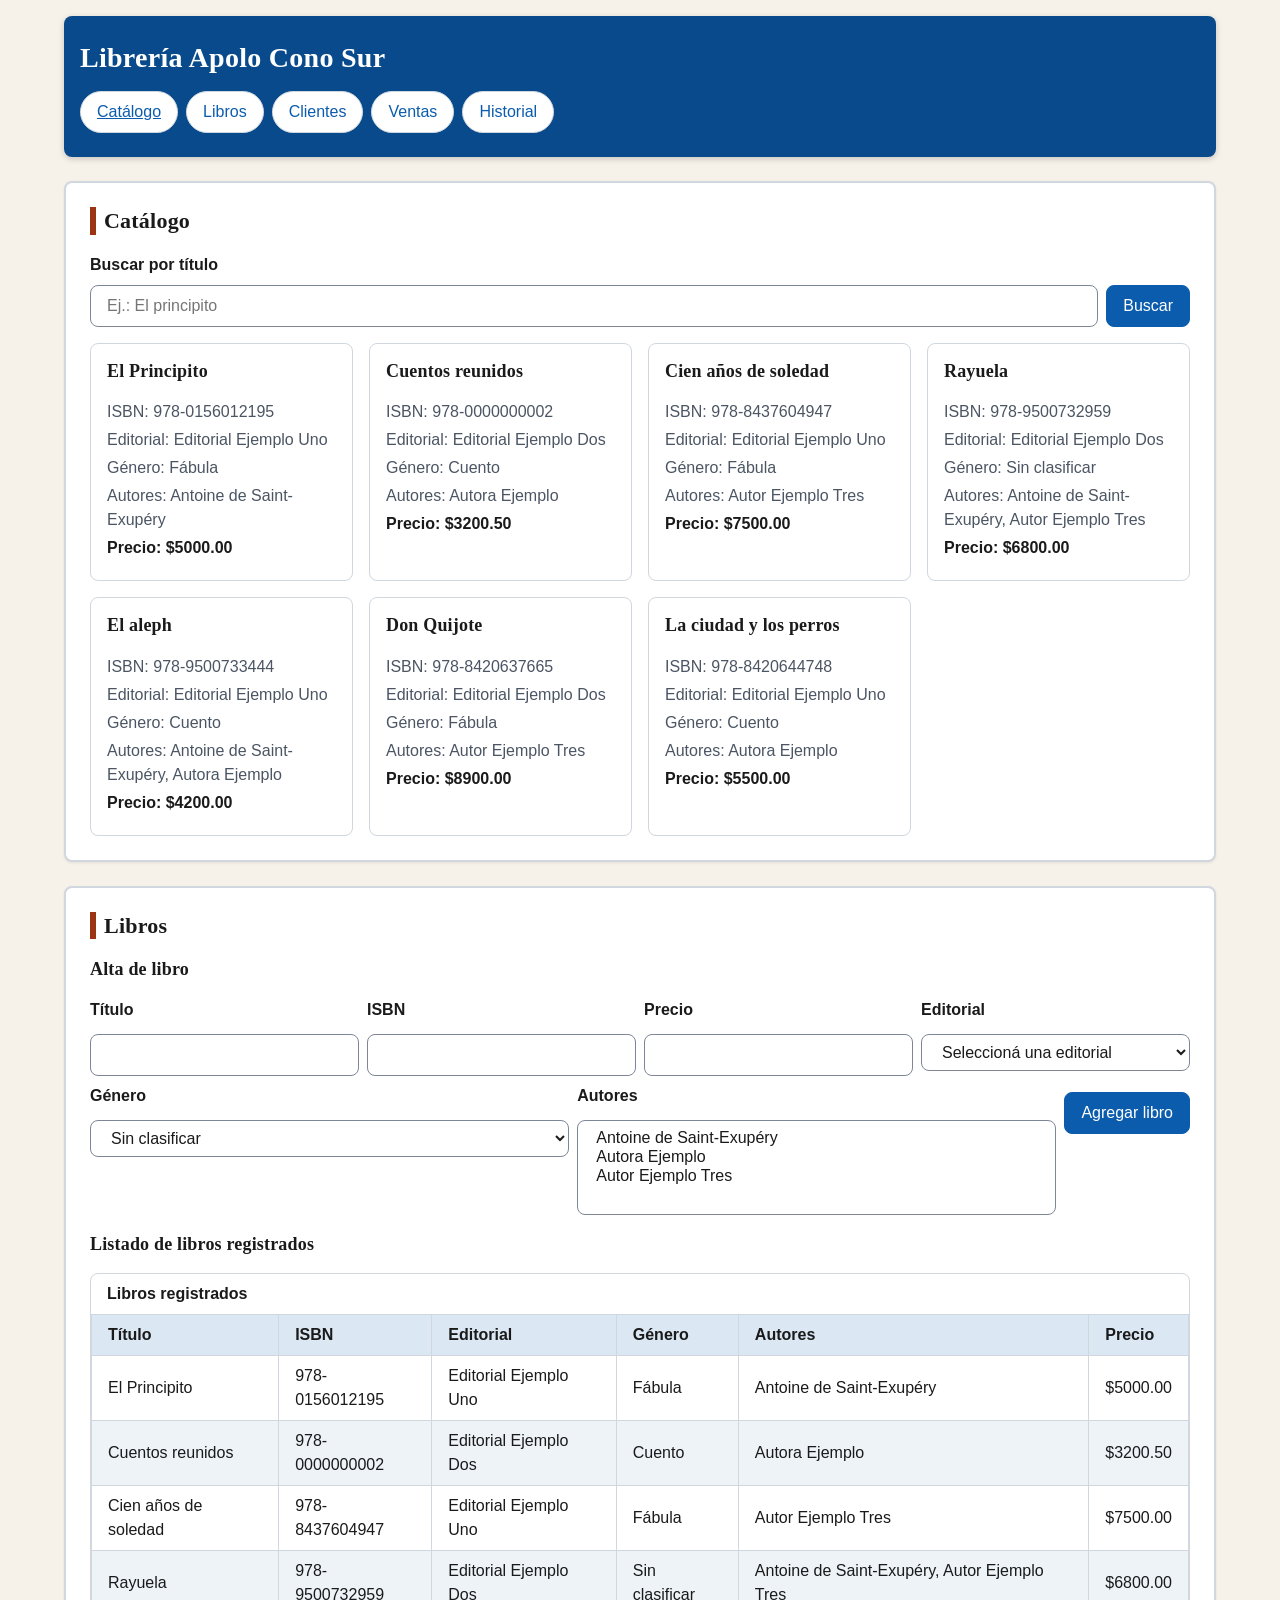
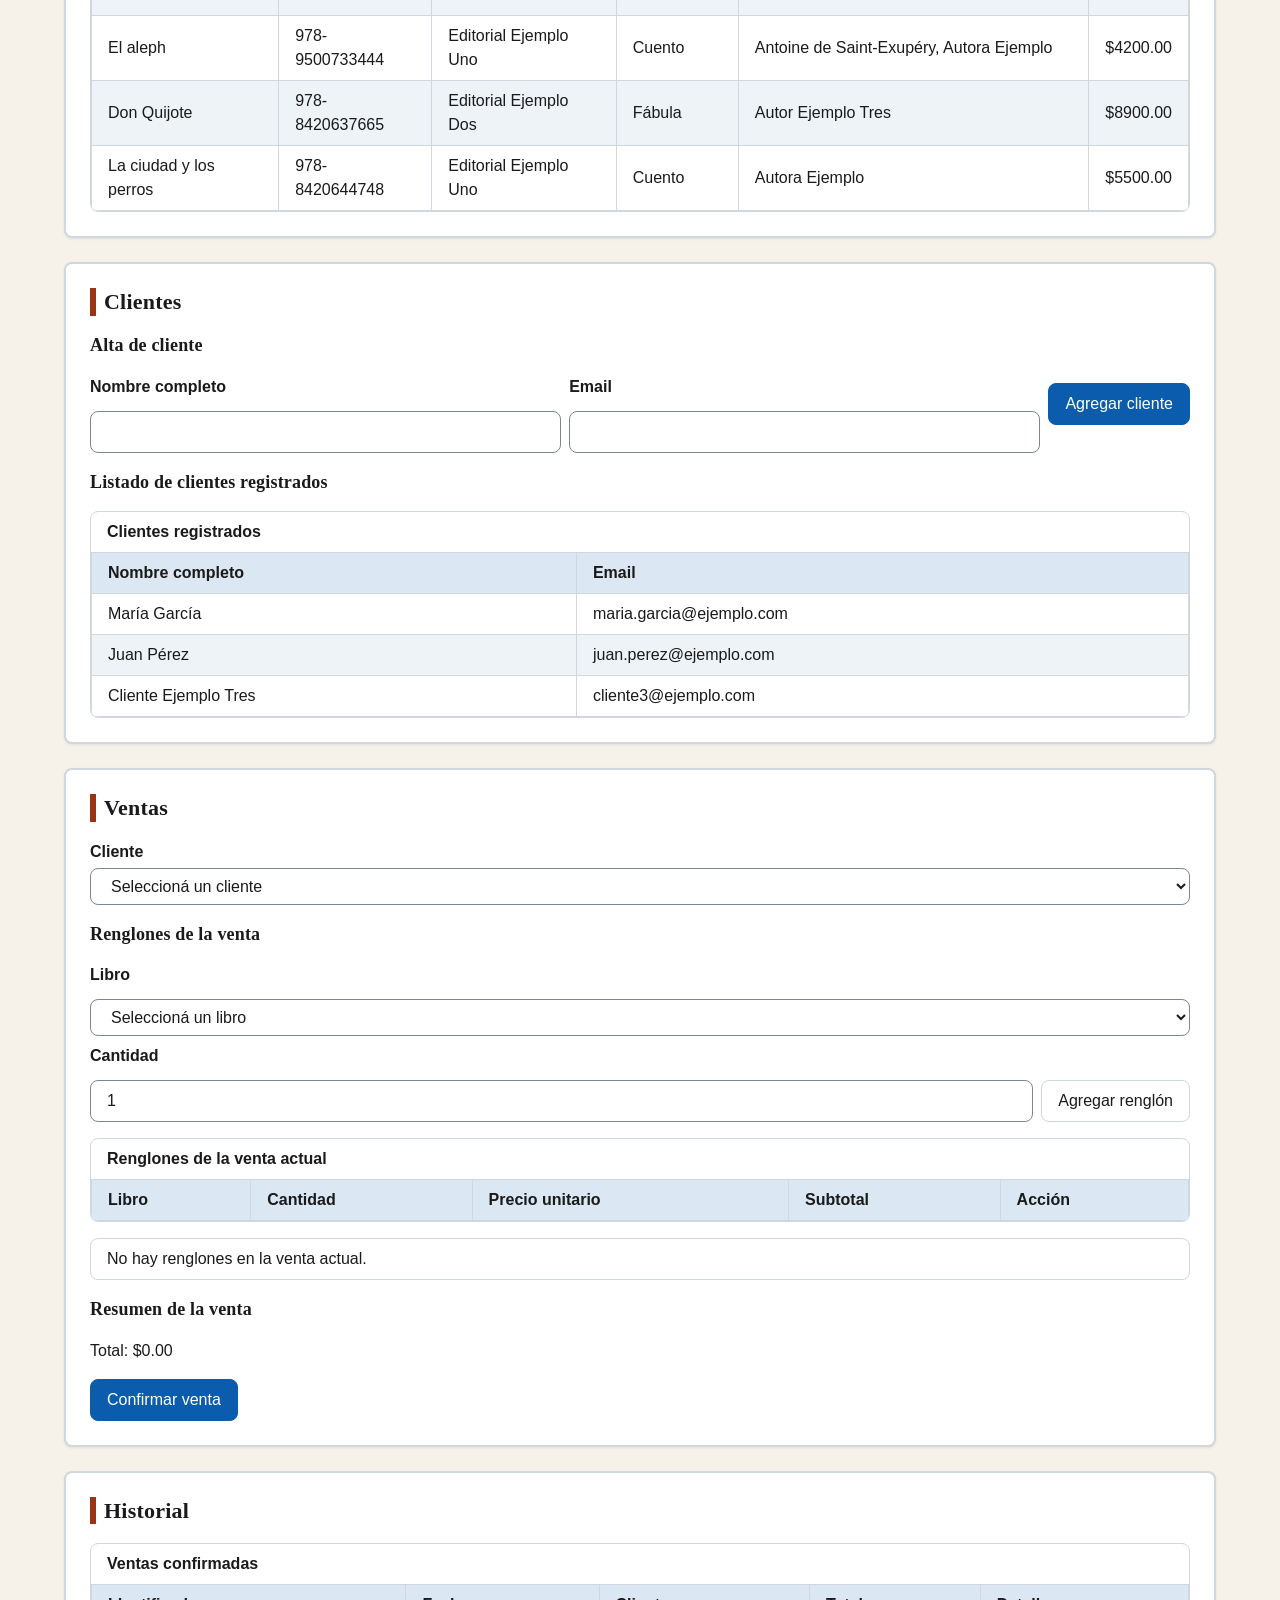
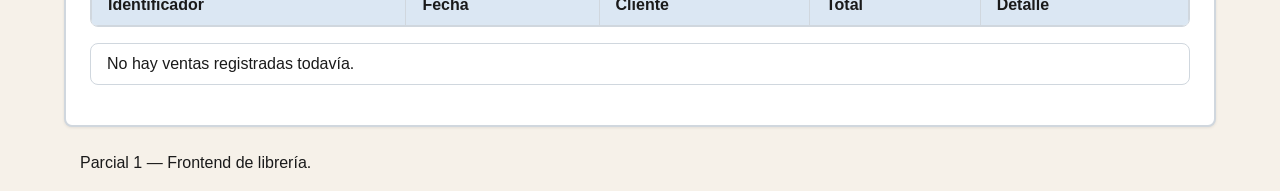
<file: frontend/index.html>
<!DOCTYPE html>
<html lang="es">
<head>
  <meta charset="utf-8">
  <meta name="viewport" content="width=device-width, initial-scale=1">
  <title>Librería Apolo Cono Sur — Catálogo</title>
  <link rel="stylesheet" href="css/styles.css">
  <script defer src="js/app.js?v=4"></script>
</head>
<body>
  <header class="contenedor">
    <h1>Librería Apolo Cono Sur</h1>
    <nav aria-label="Navegación principal" id="nav-principal" class="menu-principal">
      <ul>
        <li><a href="#catalogo" id="nav-catalogo" aria-current="page">Catálogo</a></li>
        <li><a href="#libros" id="nav-libros">Libros</a></li>
        <li><a href="#clientes" id="nav-clientes">Clientes</a></li>
        <li><a href="#ventas" id="nav-ventas">Ventas</a></li>
        <li><a href="#historial" id="nav-historial">Historial</a></li>
      </ul>
    </nav>
  </header>

  <main id="contenido-principal" class="contenedor">
    <!-- Catálogo (vista inicial: index.html es el Catálogo) -->
    <section id="catalogo" aria-labelledby="catalogo-titulo">
      <h2 id="catalogo-titulo">Catálogo</h2>

      <form id="catalogo-buscador-form" action="#" method="get">
        <label for="catalogo-busqueda" id="catalogo-busqueda-label">Buscar por título</label>
        <input type="search" id="catalogo-busqueda" name="busqueda" placeholder="Ej.: El principito" class="campo">
        <button type="button" id="catalogo-buscar-boton" class="boton boton-primario">Buscar</button>
      </form>

      <p id="catalogo-sin-resultados" role="status" hidden class="mensaje">No se encontraron libros con ese título.</p>

      <div id="catalogo-lista" aria-live="polite"></div>
      <p id="catalogo-vacio" role="status" hidden class="mensaje">No hay libros en el catálogo.</p>
    </section>

    <!-- Libros -->
    <section id="libros" aria-labelledby="libros-titulo">
      <h2 id="libros-titulo">Libros</h2>

      <h3 id="libros-form-titulo">Alta de libro</h3>
      <form id="libros-form" action="#" method="post">
        <div>
          <label for="libro-titulo">Título</label>
          <input type="text" id="libro-titulo" name="titulo" required class="campo">
        </div>
        <div>
          <label for="libro-isbn">ISBN</label>
          <input type="text" id="libro-isbn" name="isbn" required class="campo">
        </div>
        <div>
          <label for="libro-precio">Precio</label>
          <input type="number" id="libro-precio" name="precio" min="0" step="0.01" class="campo">
        </div>
        <div>
          <label for="libro-editorial">Editorial</label>
          <select id="libro-editorial" name="editorial" class="campo">
            <option value="" disabled selected>Seleccioná una editorial</option>
            <option value="ed1">Editorial Ejemplo Uno</option>
            <option value="ed2">Editorial Ejemplo Dos</option>
          </select>
        </div>
        <div>
          <label for="libro-genero">Género</label>
          <select id="libro-genero" name="genero" class="campo">
            <option value="">Sin clasificar</option>
            <option value="gen1">Fábula (ejemplo)</option>
            <option value="gen2">Cuento (ejemplo)</option>
          </select>
        </div>
        <div>
          <label for="libro-autores">Autores</label>
          <select id="libro-autores" name="autores" multiple class="campo">
            <option value="au1">Antoine de Saint-Exupéry (ejemplo)</option>
            <option value="au2">Autora Ejemplo (ejemplo)</option>
          </select>
        </div>
        <button type="button" id="libros-agregar-boton" class="boton boton-primario">Agregar libro</button>
      </form>
      <p id="libros-exito" role="status" hidden class="mensaje mensaje-exito">Libro agregado correctamente.</p>
      <p id="libros-error" role="alert" hidden class="mensaje mensaje-error">No se pudo agregar el libro: revisá los campos.</p>

      <h3 id="libros-listado-titulo">Listado de libros registrados</h3>
      <div class="tabla-scroll">
      <table id="libros-tabla">
        <caption>Libros registrados</caption>
        <thead>
          <tr>
            <th scope="col">Título</th>
            <th scope="col">ISBN</th>
            <th scope="col">Editorial</th>
            <th scope="col">Género</th>
            <th scope="col">Autores</th>
            <th scope="col">Precio</th>
          </tr>
        </thead>
        <tbody id="libros-lista">
          <tr>
            <td>El Principito (ejemplo)</td>
            <td>978-0156012195</td>
            <td>Editorial Ejemplo Uno</td>
            <td>Fábula</td>
            <td>Antoine de Saint-Exupéry (ejemplo)</td>
            <td>$5000.00</td>
          </tr>
          <tr>
            <td>Cuentos reunidos (ejemplo)</td>
            <td>978-0000000002</td>
            <td>Editorial Ejemplo Dos</td>
            <td>Sin clasificar</td>
            <td>Autora Ejemplo (ejemplo)</td>
            <td>$3200.50</td>
          </tr>
        </tbody>
      </table>
      </div>
      <p id="libros-vacio" role="status" hidden class="mensaje">No hay libros registrados todavía.</p>
    </section>

    <!-- Clientes -->
    <section id="clientes" aria-labelledby="clientes-titulo">
      <h2 id="clientes-titulo">Clientes</h2>

      <h3 id="clientes-form-titulo">Alta de cliente</h3>
      <form id="clientes-form" action="#" method="post">
        <div>
          <label for="cliente-nombre">Nombre completo</label>
          <input type="text" id="cliente-nombre" name="nombre" required class="campo">
        </div>
        <div>
          <label for="cliente-email">Email</label>
          <input type="email" id="cliente-email" name="email" required class="campo">
        </div>
        <button type="button" id="clientes-agregar-boton" class="boton boton-primario">Agregar cliente</button>
      </form>
      <p id="clientes-exito" role="status" hidden class="mensaje mensaje-exito">Cliente agregado correctamente.</p>
      <p id="clientes-error" role="alert" hidden class="mensaje mensaje-error">No se pudo agregar el cliente: revisá los campos.</p>

      <h3 id="clientes-listado-titulo">Listado de clientes registrados</h3>
      <div class="tabla-scroll">
      <table id="clientes-tabla">
        <caption>Clientes registrados</caption>
        <thead>
          <tr>
            <th scope="col">Nombre completo</th>
            <th scope="col">Email</th>
          </tr>
        </thead>
        <tbody id="clientes-lista">
          <tr>
            <td>María García (ejemplo)</td>
            <td>maria.garcia@ejemplo.com</td>
          </tr>
          <tr>
            <td>Juan Pérez (ejemplo)</td>
            <td>juan.perez@ejemplo.com</td>
          </tr>
        </tbody>
      </table>
      </div>
      <p id="clientes-vacio" role="status" hidden class="mensaje">No hay clientes registrados todavía.</p>
    </section>

    <!-- Ventas -->
    <section id="ventas" aria-labelledby="ventas-titulo">
      <h2 id="ventas-titulo">Ventas</h2>
      <div>
        <label for="venta-cliente">Cliente</label>
        <select id="venta-cliente" name="cliente" class="campo">
          <option value="" disabled selected>Seleccioná un cliente</option>
        </select>
      </div>

      <h3 id="ventas-renglones-titulo">Renglones de la venta</h3>
      <div id="ventas-renglon-form">
        <label for="renglon-libro">Libro</label>
        <select id="renglon-libro" name="libro" class="campo">
          <option value="" disabled selected>Seleccioná un libro</option>
        </select>
        <label for="renglon-cantidad">Cantidad</label>
        <input type="number" id="renglon-cantidad" name="cantidad" min="1" step="1" value="1" class="campo">
        <button type="button" id="ventas-agregar-renglon-boton" class="boton">Agregar renglón</button>
      </div>

      <div class="tabla-scroll">
      <table id="ventas-renglones-tabla">
        <caption>Renglones de la venta actual</caption>
        <thead>
          <tr>
            <th scope="col">Libro</th>
            <th scope="col">Cantidad</th>
            <th scope="col">Precio unitario</th>
            <th scope="col">Subtotal</th>
            <th scope="col">Acción</th>
          </tr>
        </thead>
        <tbody id="ventas-renglones">
        </tbody>
      </table>
      </div>
      <p id="ventas-renglones-vacio" role="status" class="mensaje">No hay renglones en la venta actual.</p>

      <h3 id="ventas-resumen-titulo">Resumen de la venta</h3>
      <div id="ventas-resumen">
        <p>Total: <span id="ventas-total">$0.00</span></p>
      </div>
      <button type="button" id="ventas-confirmar-boton" class="boton boton-primario">Confirmar venta</button>
      <p id="ventas-exito" role="status" hidden class="mensaje mensaje-exito"></p>
      <p id="ventas-error" role="alert" hidden class="mensaje mensaje-error"></p>
    </section>

    <!-- Historial -->
    <section id="historial" aria-labelledby="historial-titulo">
      <h2 id="historial-titulo">Historial</h2>

      <div class="tabla-scroll">
      <table id="historial-tabla">
        <caption>Ventas confirmadas</caption>
        <thead>
          <tr>
            <th scope="col">Identificador</th>
            <th scope="col">Fecha</th>
            <th scope="col">Cliente</th>
            <th scope="col">Total</th>
            <th scope="col">Detalle</th>
          </tr>
        </thead>
        <tbody id="historial-lista">
        </tbody>
      </table>
      </div>
      <p id="historial-vacio" role="status" hidden class="mensaje">No hay ventas registradas todavía.</p>

      <div id="historial-detalle" aria-live="polite"></div>
    </section>
  </main>

  <footer class="contenedor">
    <p>Parcial 1 — Frontend de librería.</p>
    <!-- Pendiente Ej.6: README con casos manuales y persistencia -->
  </footer>
  <!-- Pendiente Ej.2: identidad visual y adaptación CSS -->
  <!-- Pendiente Ej.3: datos en JS, catálogo generado y filtro -->
  <!-- Pendiente Ej.4: validaciones y preventDefault -->
  <!-- Pendiente Ej.5: cálculos e historial inmutable -->
  <!-- Pendiente Ej.6: localStorage y README de casos manuales -->
</body>
</html>
</file>
<file: frontend/css/styles.css>
/* Ejercicio 2: identidad visual y adaptación CSS (vanilla, local, sin remotos) */

/* 1. Paleta, tipografía y espaciado */
:root {
  --color-fondo: #f6f1e9;
  --color-superficie: #ffffff;
  --color-texto: #1a1a1a;
  --color-texto-suave: #4b5563;
  --color-primario: #0b5cad;
  --color-primario-oscuro: #084a8c;
  --color-acento: #9a3412;
  --color-borde: #d0d7de;
  --color-borde-campo: #7d8696;
  --color-marca-fondo: #e8f1fb;
  --color-exito-texto: #14532d;
  --color-exito-fondo: #e6f4ea;
  --color-exito-borde: #1a7f37;
  --color-error-texto: #7f1d1d;
  --color-error-fondo: #fdecea;
  --color-error-borde: #b42318;
  --color-foco: #0b5cad;
  --color-foco-sobre-oscuro: #ffffff;
  --color-tabla-encabezado-fondo: #dbe7f3;
  --color-tabla-fila-alterna: #eef3f8;
  --color-boton-hover-fondo: #d3e3f5;
  --color-primario-muy-oscuro: #063a6e;
  --fuente-sistema: -apple-system, BlinkMacSystemFont, "Segoe UI", Roboto, "Helvetica Neue", Arial, sans-serif;
  --fuente-titulos: Georgia, "Times New Roman", serif;
  --espacio-xs: 0.25rem;
  --espacio-sm: 0.5rem;
  --espacio-md: 1rem;
  --espacio-lg: 1.5rem;
  --espacio-xl: 2rem;
  --ancho-maximo: 72rem;
  --radio: 0.5rem;
}

/* 2. Base */
*,
*::before,
*::after {
  box-sizing: border-box;
}

html {
  overflow-wrap: break-word;
}

body {
  margin: 0;
  font-family: var(--fuente-sistema);
  line-height: 1.5;
  color: var(--color-texto);
  background-color: var(--color-fondo);
  max-width: 100%;
}

main,
header,
footer {
  min-width: 0;
  max-width: 100%;
}

h1,
h2,
h3 {
  line-height: 1.25;
  font-family: var(--fuente-titulos);
  letter-spacing: 0.01em;
}

h1 {
  font-size: 1.75rem;
}

h2 {
  font-size: 1.375rem;
}

h3 {
  font-size: 1.125rem;
}

p,
li,
label,
caption {
  overflow-wrap: break-word;
}

a {
  color: var(--color-primario);
}

img {
  max-width: 100%;
}

/* 3. Contenedor de página */
.contenedor {
  max-width: var(--ancho-maximo);
  margin-inline: auto;
  padding-inline: var(--espacio-md);
  min-width: 0;
}

/* 3b. Alineación banner-tarjetas: el main no duplica el gutter (las
   cards ya aportan su padding propio), así el borde exterior del banner
   (body > header) y el de cada tarjeta (main > section) comparten el
   mismo max-width centrado y el mismo gutter lateral (body) a 320 px
   y a 1280 px. */
body {
  padding-inline: var(--espacio-sm);
}

main.contenedor {
  padding-inline: 0;
}

main > section {
  margin-inline: 0;
}

/* 4. Navegación con Flexbox + header como banner (no sticky) */
body > header {
  background-color: var(--color-primario-oscuro);
  color: #ffffff;
  border-radius: var(--radio);
  margin-block: var(--espacio-md);
  padding-block: var(--espacio-lg);
  box-shadow: 0 2px 6px rgba(0, 0, 0, 0.18);
}

body > header h1 {
  color: #ffffff;
  margin: 0 0 var(--espacio-md);
}

/* Foco visible sobre fondo oscuro: contorno claro. */
body > header :focus-visible {
  outline-color: var(--color-foco-sobre-oscuro);
}

.menu-principal ul {
  display: flex;
  flex-wrap: wrap;
  gap: var(--espacio-sm);
  list-style: none;
  margin: 0;
  padding: 0;
}

.menu-principal a {
  display: inline-block;
  padding: var(--espacio-sm) var(--espacio-md);
  border: 1px solid var(--color-borde);
  border-radius: 9999px;
  background-color: var(--color-superficie);
  text-decoration: none;
  transition: background-color 0.15s ease, border-color 0.15s ease, color 0.15s ease;
}

.menu-principal a:hover {
  background-color: var(--color-marca-fondo);
  border-color: var(--color-primario);
  color: var(--color-primario-oscuro);
}

.menu-principal a:active {
  background-color: var(--color-boton-hover-fondo);
  border-color: var(--color-primario-oscuro);
  color: var(--color-primario-oscuro);
}

/* aria-current fijo en Catálogo: referencia para lectores de pantalla,
   estilo neutro a propósito (sin aspecto fuerte de activo). */
.menu-principal a[aria-current="page"] {
  text-decoration: underline;
  font-weight: normal;
  background-color: var(--color-superficie);
  color: var(--color-primario);
}

/* 4b. Secciones como tarjetas con espaciado vertical consistente.
   Borde de 2px desde el reposo para que :target cambie solo el color
   (mismo grosor, sin desplazar el layout). */
main > section {
  background-color: var(--color-superficie);
  border: 2px solid var(--color-borde);
  border-radius: var(--radio);
  box-shadow: 0 1px 3px rgba(0, 0, 0, 0.08);
  padding: var(--espacio-lg);
  margin-block: var(--espacio-lg);
  min-width: 0;
  scroll-margin-top: var(--espacio-md);
}

main > section > h2:first-child {
  margin-top: 0;
  border-left: 0.375rem solid var(--color-acento);
  padding-left: var(--espacio-sm);
}

/* 5. Catálogo con Grid */
#catalogo-lista {
  display: grid;
  grid-template-columns: repeat(auto-fit, minmax(16rem, 1fr));
  gap: var(--espacio-md);
  margin-top: var(--espacio-md);
  min-width: 0;
}

/* 6. Formularios con Flexbox: etiqueta sobre el campo, columnas adaptables */
form {
  display: flex;
  flex-direction: column;
  gap: var(--espacio-sm);
  min-width: 0;
}

form label,
#ventas > div > label {
  display: block;
  font-weight: 600;
  margin-bottom: var(--espacio-xs);
}

form > div {
  display: flex;
  flex-direction: column;
  align-items: stretch;
  flex-wrap: wrap;
  gap: var(--espacio-sm);
  min-width: 0;
}

#catalogo-buscador-form {
  flex-direction: row;
  flex-wrap: wrap;
  align-items: flex-end;
}

#catalogo-buscador-form > label {
  flex: 1 1 100%;
  margin-bottom: 0;
}

#catalogo-buscador-form > .campo {
  flex: 1 1 12rem;
}

/* 6b. Alta de libros/clientes: columnas adaptables en fila con wrap.
    Cada form > div es una columna flexible (etiqueta sobre el campo);
    el botón queda a ancho de contenido con align-self + margin-top
    (sin wrapper de 100%). */
#libros-form,
#clientes-form {
  flex-direction: row;
  flex-wrap: wrap;
  align-items: flex-start;
}

#libros-form > div,
#clientes-form > div {
  flex: 1 1 14rem;
}

#libros-form > button,
#clientes-form > button {
  flex: 0 0 auto;
  width: auto;
  align-self: flex-start;
  margin-top: var(--espacio-sm);
}

#ventas-renglon-form {
  display: flex;
  flex-direction: row;
  flex-wrap: wrap;
  gap: var(--espacio-sm);
  align-items: flex-end;
  min-width: 0;
}

#ventas-renglon-form > label {
  flex: 1 1 100%;
}

/* 6c. El renglón de venta envuelve en filas: cada label ocupa la línea
   completa para quedar sobre su campo (patrón form label); sus .campo
   no fuerzan width 100% (override con scope) y el botón va a su medida. */
#ventas-renglon-form > .campo {
  width: auto;
  flex: 1 1 14rem;
  min-width: 0;
}

#ventas-renglon-form > button {
  flex: 0 0 auto;
}

/* Margen entre el bloque de renglón y la tabla de renglones. */
#ventas-renglon-form + .tabla-scroll {
  margin-top: var(--espacio-md);
}

/* 7. Componentes: tarjeta */
.tarjeta {
  background-color: var(--color-superficie);
  border: 1px solid var(--color-borde);
  border-radius: var(--radio);
  padding: var(--espacio-md);
  min-width: 0;
  overflow-wrap: break-word;
}

.tarjeta h3 {
  margin-top: 0;
}

.tarjeta p {
  margin: var(--espacio-xs) 0;
  color: var(--color-texto-suave);
}

.tarjeta p:last-child {
  color: var(--color-texto);
  font-weight: 700;
}

/* 8. Componentes: campos (borde --color-borde-campo #7d8696: ~3.7:1
   sobre superficie blanca, cumple 3:1 mínimo; sin tocar aledaños). */
input.campo,
select.campo {
  font: inherit;
  color: var(--color-texto);
  background-color: var(--color-superficie);
  border: 1px solid var(--color-borde-campo);
  border-radius: var(--radio);
  padding: var(--espacio-sm) var(--espacio-md);
  margin: 0;
  width: 100%;
  max-width: 100%;
  min-width: 0;
}

/* 9. Componentes: botones */
.boton {
  font: inherit;
  cursor: pointer;
  border: 1px solid var(--color-borde);
  border-radius: var(--radio);
  padding: var(--espacio-sm) var(--espacio-md);
  background-color: var(--color-superficie);
  color: var(--color-texto);
  max-width: 100%;
  transition: background-color 0.15s ease, border-color 0.15s ease, color 0.15s ease;
}

.boton:hover {
  background-color: var(--color-marca-fondo);
  border-color: var(--color-primario);
  color: var(--color-primario-oscuro);
}

.boton:active {
  background-color: var(--color-boton-hover-fondo);
  border-color: var(--color-primario-oscuro);
  color: var(--color-primario-oscuro);
}

.boton-primario {
  background-color: var(--color-primario);
  border-color: var(--color-primario);
  color: #ffffff;
}

.boton-primario:hover {
  background-color: var(--color-primario-oscuro);
  border-color: var(--color-primario-oscuro);
  color: #ffffff;
}

.boton-primario:active {
  background-color: var(--color-primario-muy-oscuro);
  border-color: var(--color-primario-muy-oscuro);
  color: #ffffff;
}

/* 10. Componentes: mensajes (texto explícito, no solo color) */
.mensaje {
  border: 1px solid var(--color-borde);
  border-radius: var(--radio);
  padding: var(--espacio-sm) var(--espacio-md);
  background-color: var(--color-superficie);
  overflow-wrap: break-word;
}

.mensaje-error {
  color: var(--color-error-texto);
  background-color: var(--color-error-fondo);
  border-color: var(--color-error-borde);
  border-left-width: 0.375rem;
}

.mensaje-exito {
  color: var(--color-exito-texto);
  background-color: var(--color-exito-fondo);
  border-color: var(--color-exito-borde);
  border-left-width: 0.375rem;
}

/* Prefijos visuales aportados por CSS; los textos del HTML no cambian. */
.mensaje-error::before {
  content: "Error: ";
  font-weight: bold;
}

.mensaje-exito::before {
  content: "Éxito: ";
  font-weight: bold;
}

/* 11. Tablas con scroll propio */
.tabla-scroll {
  overflow-x: auto;
  max-width: 100%;
  min-width: 0;
  border: 1px solid var(--color-borde);
  border-radius: var(--radio);
  background-color: var(--color-superficie);
}

table {
  border-collapse: collapse;
  width: 100%;
  max-width: 100%;
  overflow-wrap: break-word;
}

th,
td {
  border: 1px solid var(--color-borde);
  padding: var(--espacio-sm) var(--espacio-md);
  text-align: left;
  overflow-wrap: break-word;
}

caption {
  caption-side: top;
  text-align: left;
  font-weight: 600;
  color: var(--color-texto);
  padding: var(--espacio-sm) var(--espacio-md);
}

thead th {
  background-color: var(--color-tabla-encabezado-fondo);
  color: var(--color-texto);
}

tbody tr:nth-child(even) {
  background-color: var(--color-tabla-fila-alterna);
}

/* 12. Estados */
[hidden] {
  display: none !important;
}

:focus-visible {
  outline: 3px solid var(--color-foco);
  outline-offset: 2px;
}

/* Marca visible de la sección destino sin JavaScript.
   Solo cambia color de borde y fondo: el grosor (2px) ya existe en el
   reposo (main > section), así no se desplaza el layout. */
section:target {
  border-color: var(--color-primario);
  border-radius: var(--radio);
  background-color: var(--color-marca-fondo);
  scroll-margin-top: var(--espacio-md);
}

/* 13. Refuerzo para pantallas angostas (~640 px) */
@media (max-width: 40rem) {
  .contenedor {
    padding-inline: var(--espacio-sm);
  }

  #catalogo-lista {
    grid-template-columns: 1fr;
  }

  #catalogo-buscador-form {
    flex-direction: column;
    align-items: stretch;
  }

  #catalogo-buscador-form > .campo {
    flex: 0 0 auto;
  }

  form > div {
    flex-direction: column;
    align-items: stretch;
  }

  .menu-principal ul {
    gap: var(--espacio-xs);
  }
}

/* 14. Accesibilidad de movimiento: sin transiciones ni animaciones. */
@media (prefers-reduced-motion: reduce) {
  *,
  *::before,
  *::after {
    transition: none !important;
    animation: none !important;
    scroll-behavior: auto !important;
  }
}
</file>
